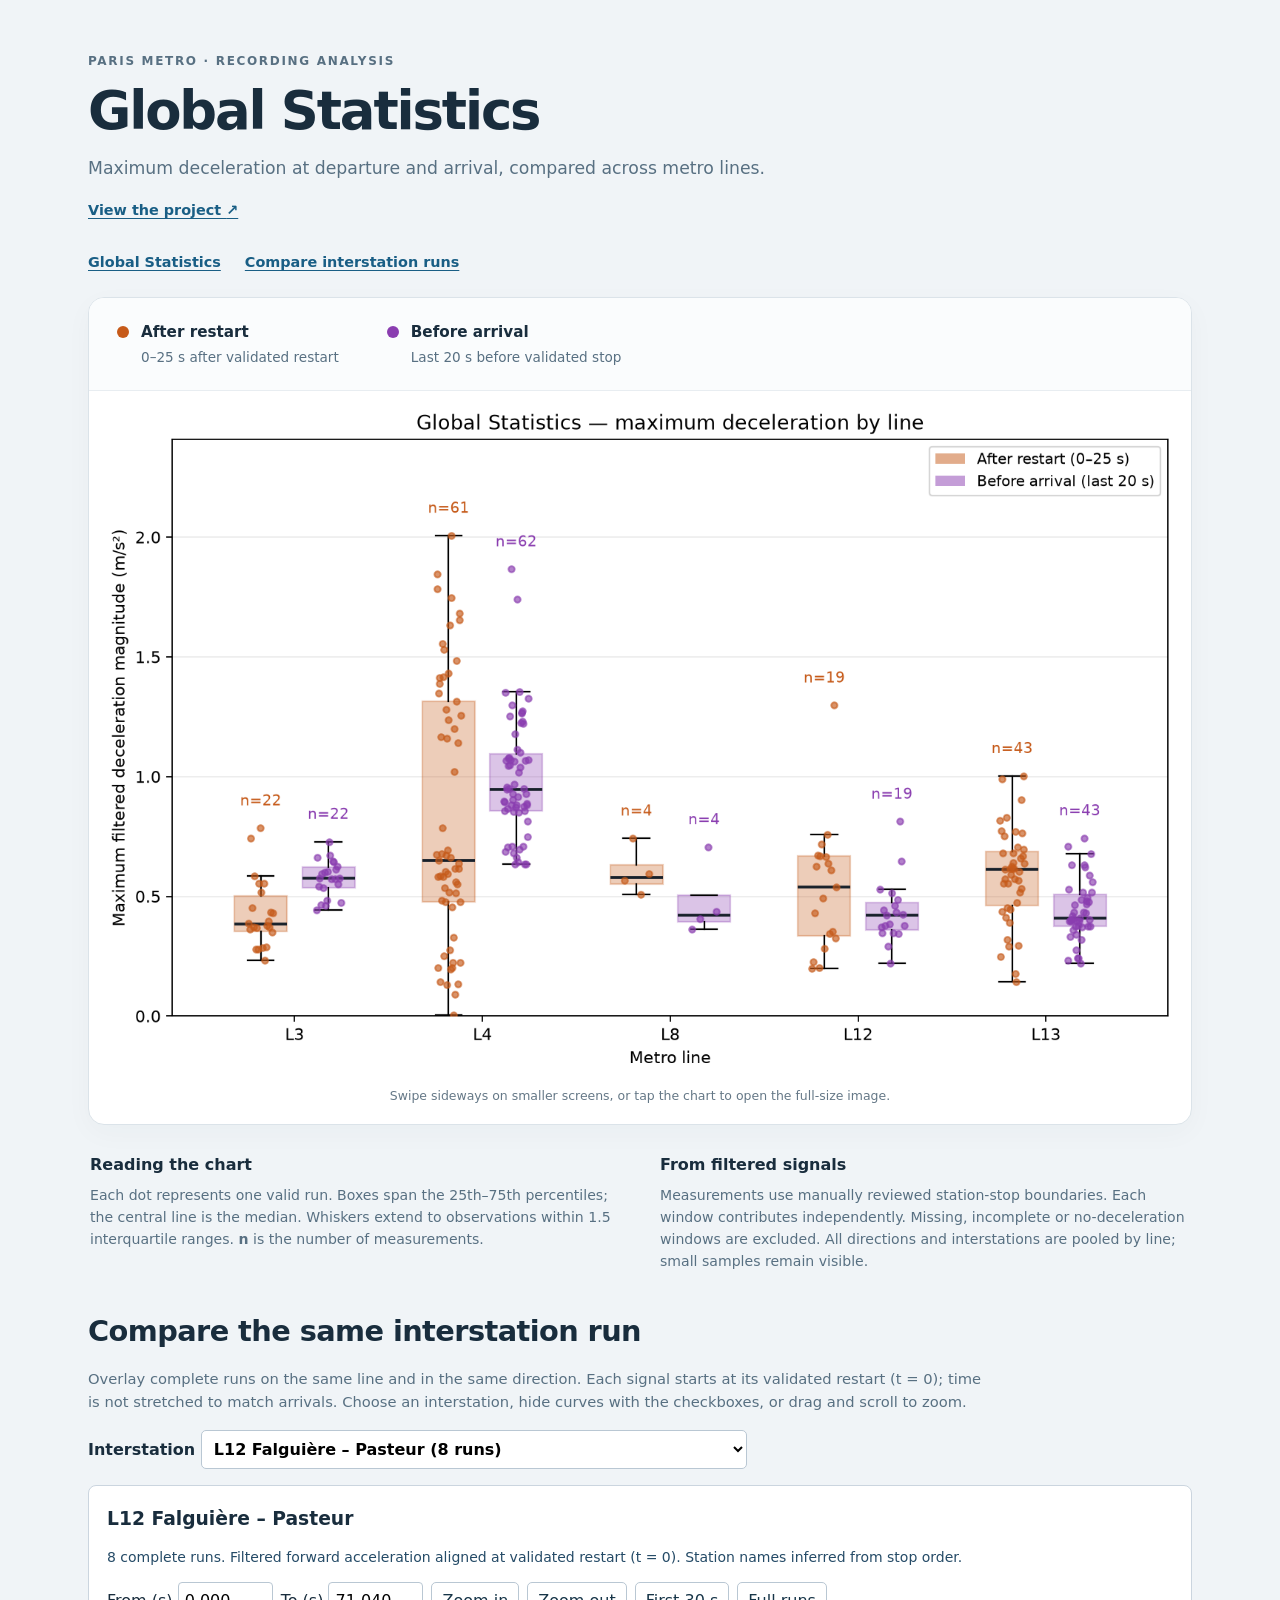
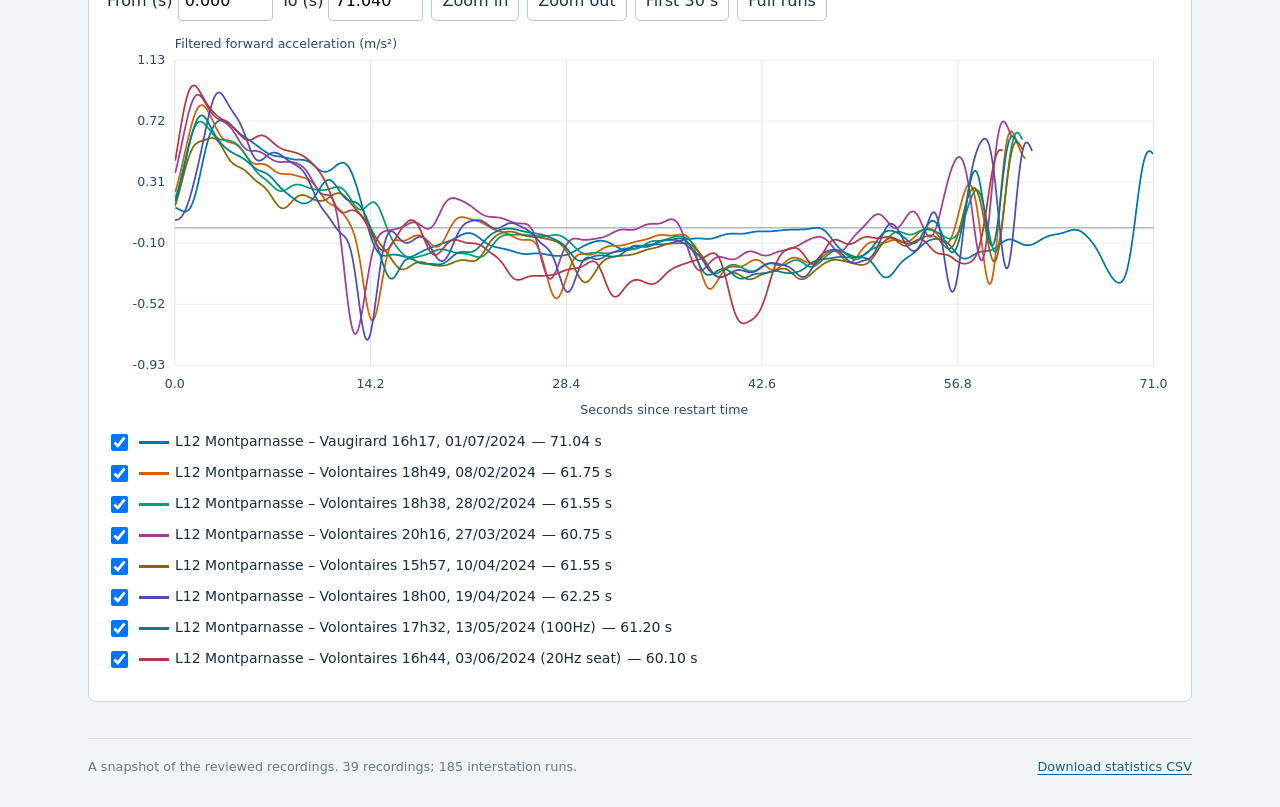
<file: demo/index.html>
<!doctype html>
<html lang="en">
<head>
  <meta charset="utf-8">
  <meta name="viewport" content="width=device-width, initial-scale=1">
  <meta name="description" content="Compare maximum metro deceleration at departure and arrival using reviewed recordings from Paris metro lines.">
  <title>Metro braking · Statistics and run comparisons</title>
  <link rel="stylesheet" href="styles.css">
  <link rel="stylesheet" href="run_comparison.css">
  <script src="run_comparison.js" defer></script>
  <script src="demo.js" defer></script>
</head>
<body>
  <main>
    <header>
      <p class="eyebrow">Paris metro · Recording analysis</p>
      <h1>Global Statistics</h1>
      <p class="intro">Maximum deceleration at departure and arrival, compared across metro lines.</p>
      <a class="repository" href="https://github.com/EricCabrol/Metro_Codex">View the project <span aria-hidden="true">↗</span></a>
    </header>
    <nav aria-label="Demo sections"><a href="#global-statistics">Global Statistics</a><a href="#run-comparisons">Compare interstation runs</a></nav>
    <section id="global-statistics" class="chart-card" aria-label="Deceleration boxplots by metro line">
      <div class="windows">
        <div class="window departure"><span class="dot" aria-hidden="true"></span><div><strong>After restart</strong><p id="departure-window">Validated departure window</p></div></div>
        <div class="window arrival"><span class="dot" aria-hidden="true"></span><div><strong>Before arrival</strong><p id="arrival-window">Validated pre-arrival window</p></div></div>
      </div>
      <figure>
        <div class="chart-scroll" role="region" aria-label="Scrollable boxplot chart" tabindex="0">
          <a href="global_statistics.png" target="_blank" rel="noopener" aria-label="Open boxplots at full resolution"><img src="global_statistics.png" width="1440" height="896" alt="Paired orange departure and purple arrival boxplots for lines L4, L6, L8 and L13. Each dot is a valid run; sample counts are shown above each group."></a>
        </div>
        <figcaption>Swipe sideways on smaller screens, or tap the chart to open the full-size image.</figcaption>
      </figure>
    </section>
    <section class="reading" aria-labelledby="reading-title">
      <div><h2 id="reading-title">Reading the chart</h2><p>Each dot represents one valid run. Boxes span the 25th–75th percentiles; the central line is the median. Whiskers extend to observations within 1.5 interquartile ranges. <strong>n</strong> is the number of measurements.</p></div>
      <div><h2>From filtered signals</h2><p>Measurements use manually reviewed station-stop boundaries. Each window contributes independently. Missing, incomplete or no-deceleration windows are excluded. All directions and interstations are pooled by line; small samples remain visible.</p></div>
    </section>
    <section id="run-comparisons" aria-labelledby="comparison-title">
      <h2 id="comparison-title">Compare the same interstation run</h2>
      <p class="comparison-intro">Overlay complete runs on the same line and in the same direction. Each signal starts at its validated restart (t = 0); time is not stretched to match arrivals. Choose an interstation, hide curves with the checkboxes, or drag and scroll to zoom.</p>
      <div id="run-comparison-charts" aria-live="polite"><p>Comparisons load when this section comes into view.</p></div>
      <noscript><p>Enable JavaScript to use interactive run comparisons. The boxplots above remain available.</p></noscript>
    </section>
    <footer><p>A snapshot of the reviewed recordings. <span id="snapshot-description"></span></p><a href="global_statistics.csv" download>Download statistics CSV</a></footer>
  </main>
</body>
</html>
</file>
<file: demo/styles.css>
:root{font-family:system-ui,-apple-system,BlinkMacSystemFont,"Segoe UI",sans-serif;color:#192d3d;background:#f0f4f7;font-synthesis:none;line-height:1.55;--departure:#c65a19;--arrival:#8a3db0}
*{box-sizing:border-box}body{margin:0}main{max-width:1160px;margin:0 auto;padding:52px 28px 30px}header{position:relative;margin-bottom:28px}.eyebrow{text-transform:uppercase;letter-spacing:.14em;font-size:.75rem;font-weight:700;color:#587082;margin:0 0 10px}h1{font-size:clamp(2rem,5vw,3.3rem);line-height:1.15;letter-spacing:-.04em;margin:0 0 14px}.intro{font-size:1.08rem;color:#587082;max-width:700px;margin:0 0 16px}a{color:#195e85;text-underline-offset:3px}.repository{font-size:.9rem;font-weight:600}.chart-card{border:1px solid #dbe3e9;border-radius:16px;background:#fff;box-shadow:0 8px 28px #19324708;overflow:hidden}.windows{display:flex;gap:48px;padding:22px 28px;border-bottom:1px solid #e8edf1;background:#fafcfd}.window{display:flex;align-items:flex-start;gap:12px}.window strong{font-size:.95rem}.window p{margin:2px 0 0;font-size:.85rem;color:#587082}.dot{width:12px;height:12px;flex-shrink:0;border-radius:50%;margin-top:6px;background:var(--departure)}.arrival .dot{background:var(--arrival)}figure{margin:0;padding:18px}.chart-scroll{overflow-x:auto}.chart-scroll a{display:block;min-width:700px}.chart-scroll img{display:block;width:100%;height:auto}figcaption{text-align:center;font-size:.78rem;color:#657887;padding:14px 8px 0}.reading{display:grid;grid-template-columns:1fr 1fr;gap:40px;margin:28px 2px}h2{font-size:1rem;margin:0 0 8px}.reading p{margin:0;font-size:.88rem;color:#587082}footer{border-top:1px solid #dbe3e9;padding-top:18px;display:flex;justify-content:space-between;align-items:baseline;gap:20px;font-size:.8rem;color:#657887}footer p{margin:0}footer a{white-space:nowrap}a:focus-visible,.chart-scroll:focus-visible{outline:3px solid #187bb6;outline-offset:4px}
@media(max-width:600px){main{padding:28px 16px 24px}header{margin-bottom:22px}.windows{gap:18px;flex-direction:column;padding:18px}figure{padding:12px 8px}.reading{grid-template-columns:1fr;gap:20px;margin:24px 2px}footer{flex-direction:column;gap:12px}.intro{font-size:1rem}.chart-card{border-radius:12px}}

nav{display:flex;flex-wrap:wrap;gap:12px 24px;margin:0 0 24px;font-size:.9rem;font-weight:600}#global-statistics,#run-comparisons{scroll-margin-top:20px}#run-comparisons{margin:36px 0}#comparison-title{font-size:clamp(1.3rem,4vw,1.8rem);letter-spacing:-.02em}.comparison-intro{font-size:.92rem;color:#587082;max-width:900px}#run-comparison-charts .run-comparison-panel{background:white}#run-comparison-charts select{width:auto}#run-comparison-charts .comparison-legend-row>span{overflow-wrap:anywhere}
</file>
<file: demo/run_comparison.css>
#run-comparison-charts>label{display:block;margin:16px 0;font-weight:600}#run-comparison-charts select{font:inherit;max-width:100%;padding:8px;border:1px solid #b9c7d3;border-radius:5px;background:white}.run-comparison-panel{border:1px solid #cbd5df;border-radius:8px;padding:18px;background:#f8fafc}.run-comparison-panel h3{margin:0 0 8px}.comparison-description{font-size:14px;color:#254b67}.run-comparison-chart{display:block;width:100%;height:auto;touch-action:none;cursor:crosshair}.run-comparison-chart text{font:13px system-ui;fill:#254b67}.comparison-legend{display:grid;gap:8px;margin:12px 0}.comparison-legend-row{display:flex;align-items:center;flex-wrap:wrap;gap:6px;font-size:14px}.comparison-legend-row label{display:flex;align-items:center;gap:8px}.comparison-swatch{display:inline-block;width:30px;border-top:3px solid}.comparison-legend-row input{width:17px;height:17px}
.run-comparison-panel .trip-toolbar{display:flex;flex-wrap:wrap;gap:8px;align-items:center;margin-bottom:10px}.run-comparison-panel .trip-toolbar input{width:95px;padding:6px;border:1px solid #b9c7d3;border-radius:4px;font:inherit}.run-comparison-panel button{font:inherit;cursor:pointer;border:1px solid #b9c7d3;border-radius:5px;background:#fff;padding:6px 10px;color:#173548}.run-comparison-panel button:hover{background:#e9f2fa}.run-comparison-panel button:focus-visible,.run-comparison-panel input:focus-visible{outline:3px solid #187bb6;outline-offset:2px}
@media(max-width:600px){.run-comparison-panel{padding:12px}.run-comparison-panel .trip-toolbar{gap:10px}.run-comparison-panel button{min-height:42px}.comparison-legend-row{font-size:12px}.comparison-legend-row input{width:20px;height:20px}}
</file>
